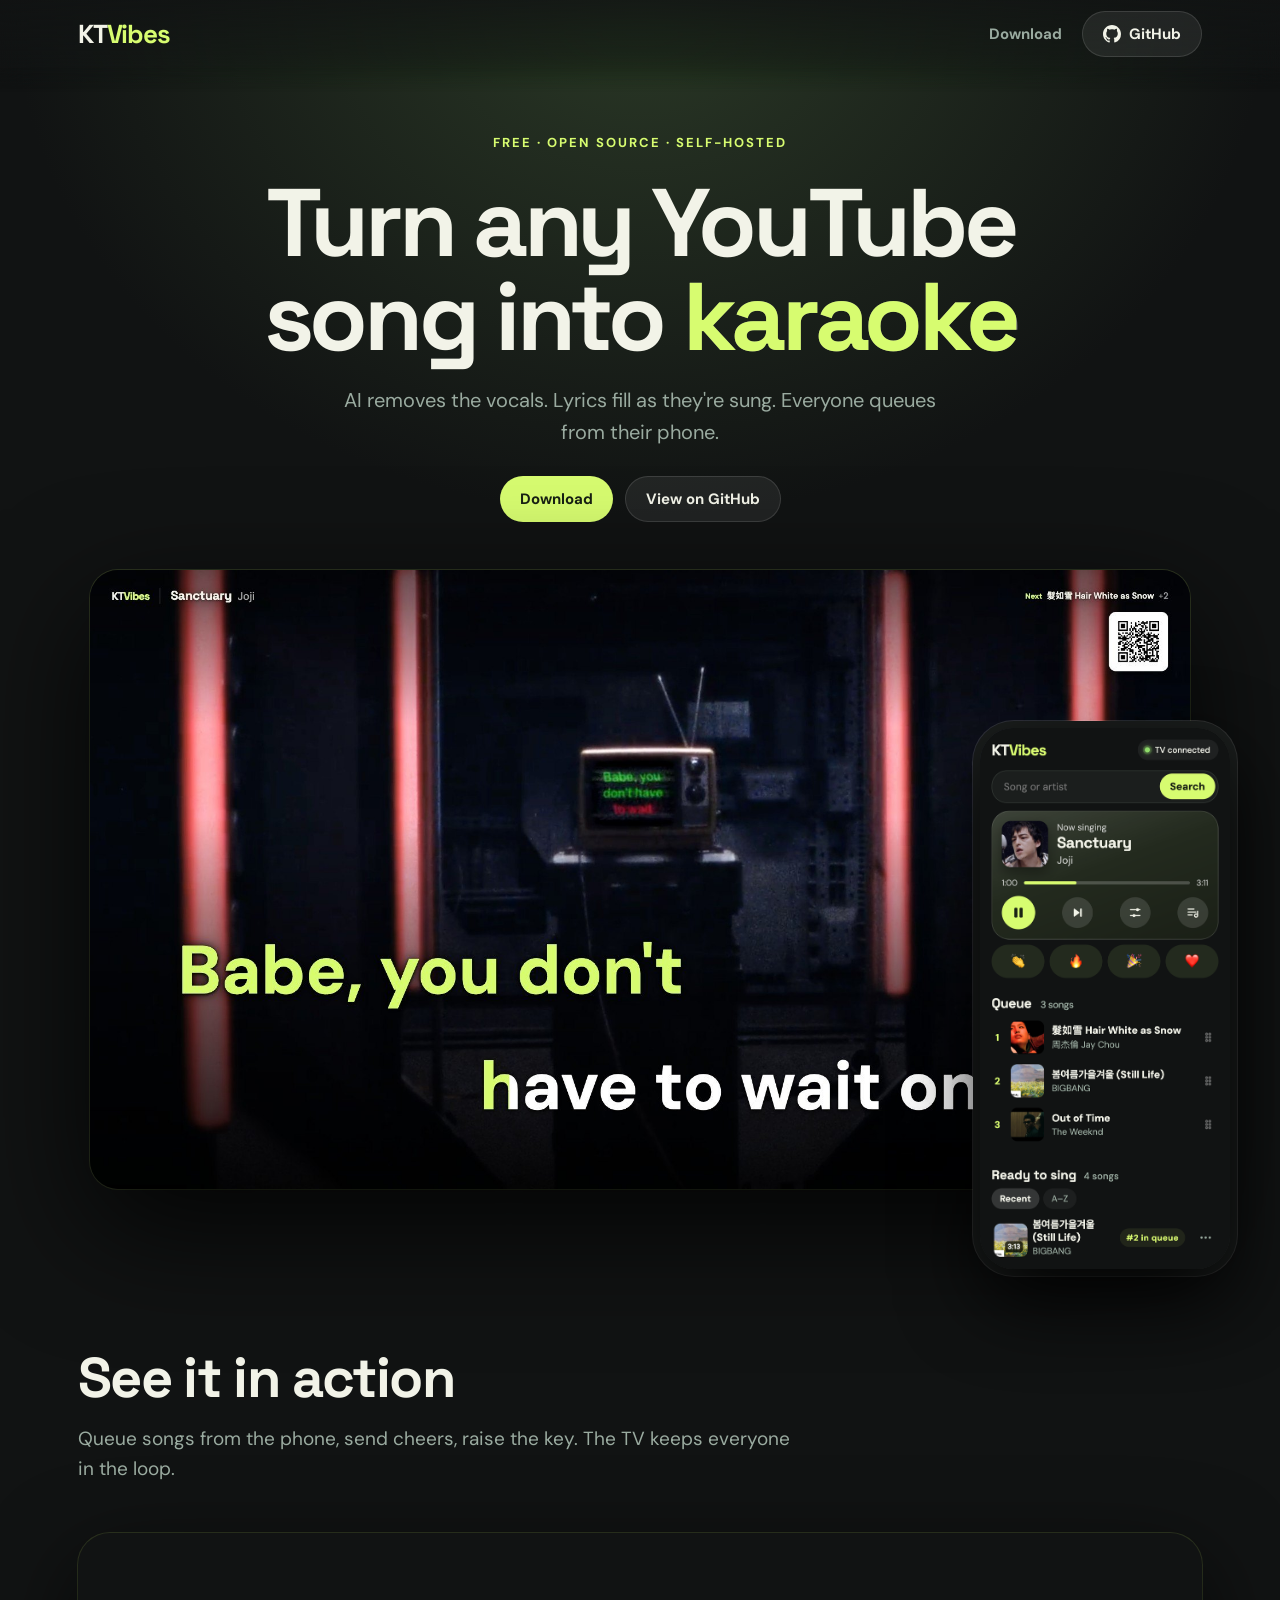
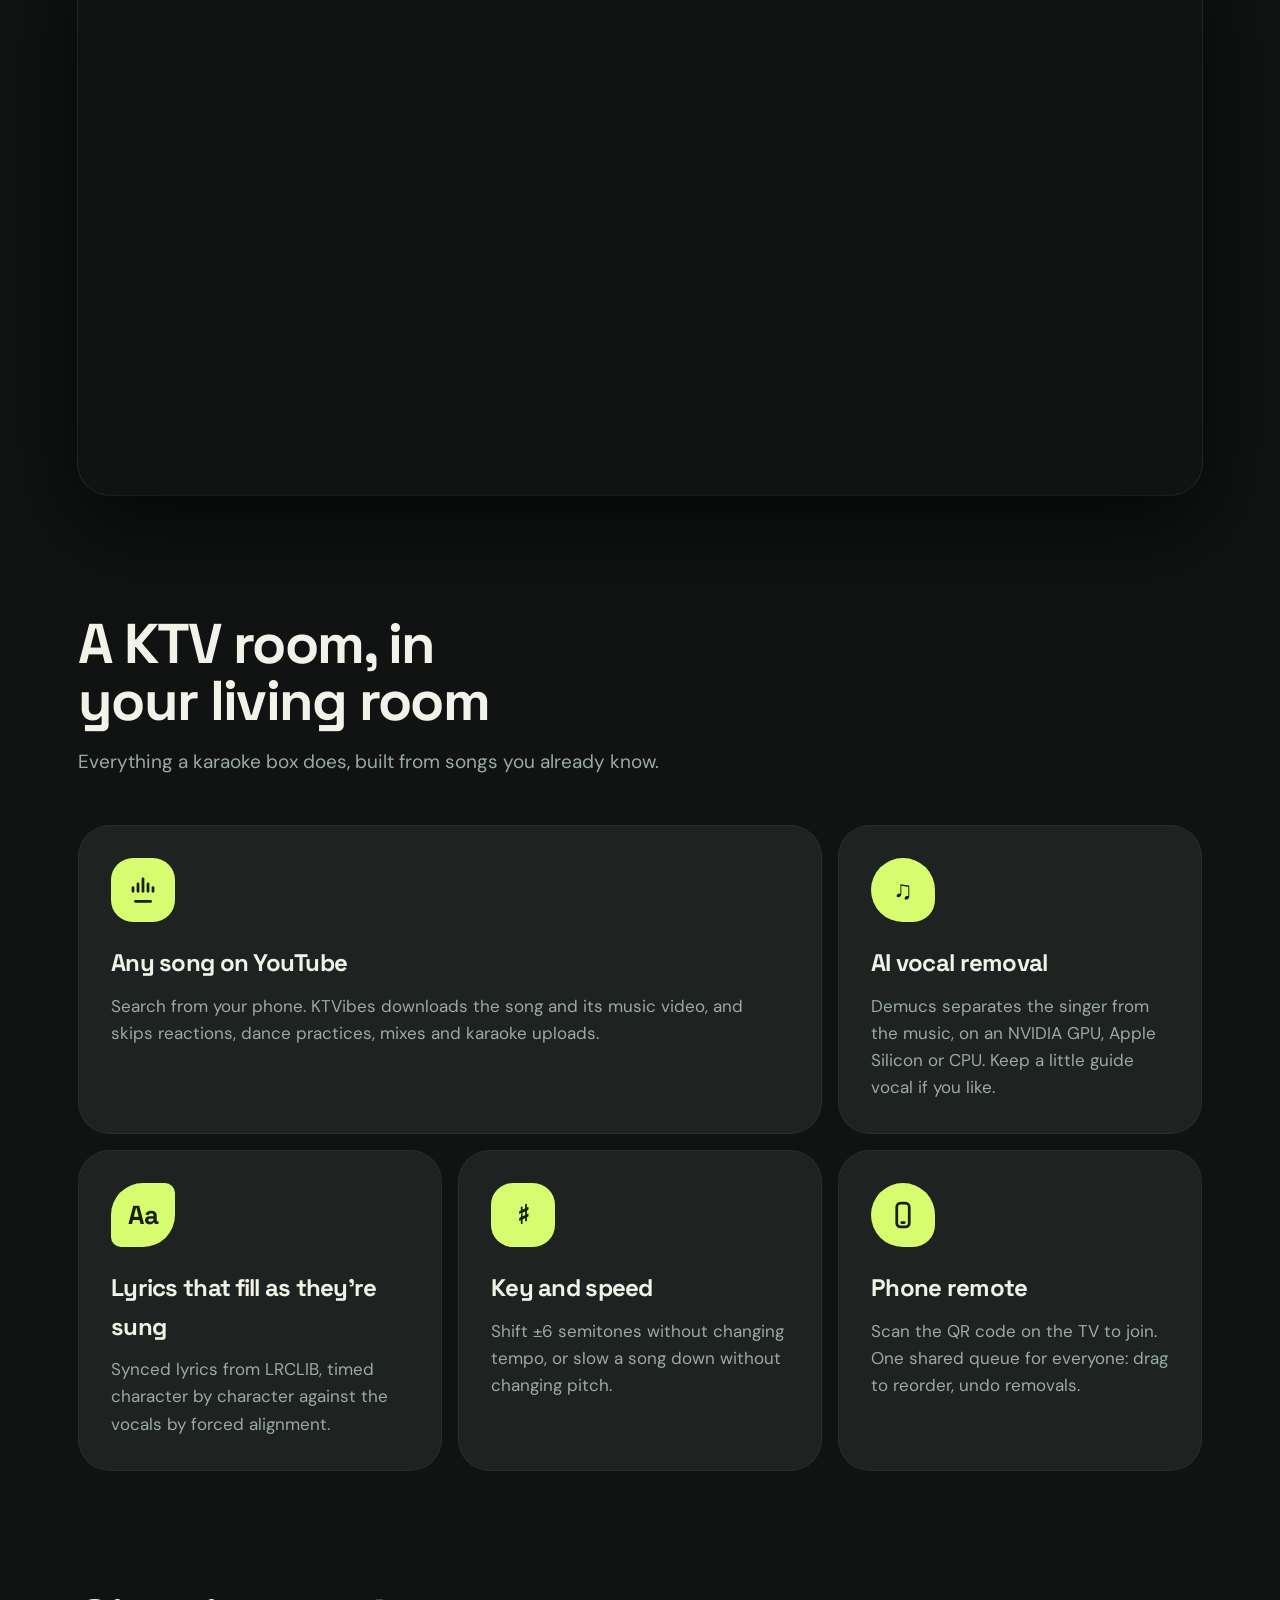
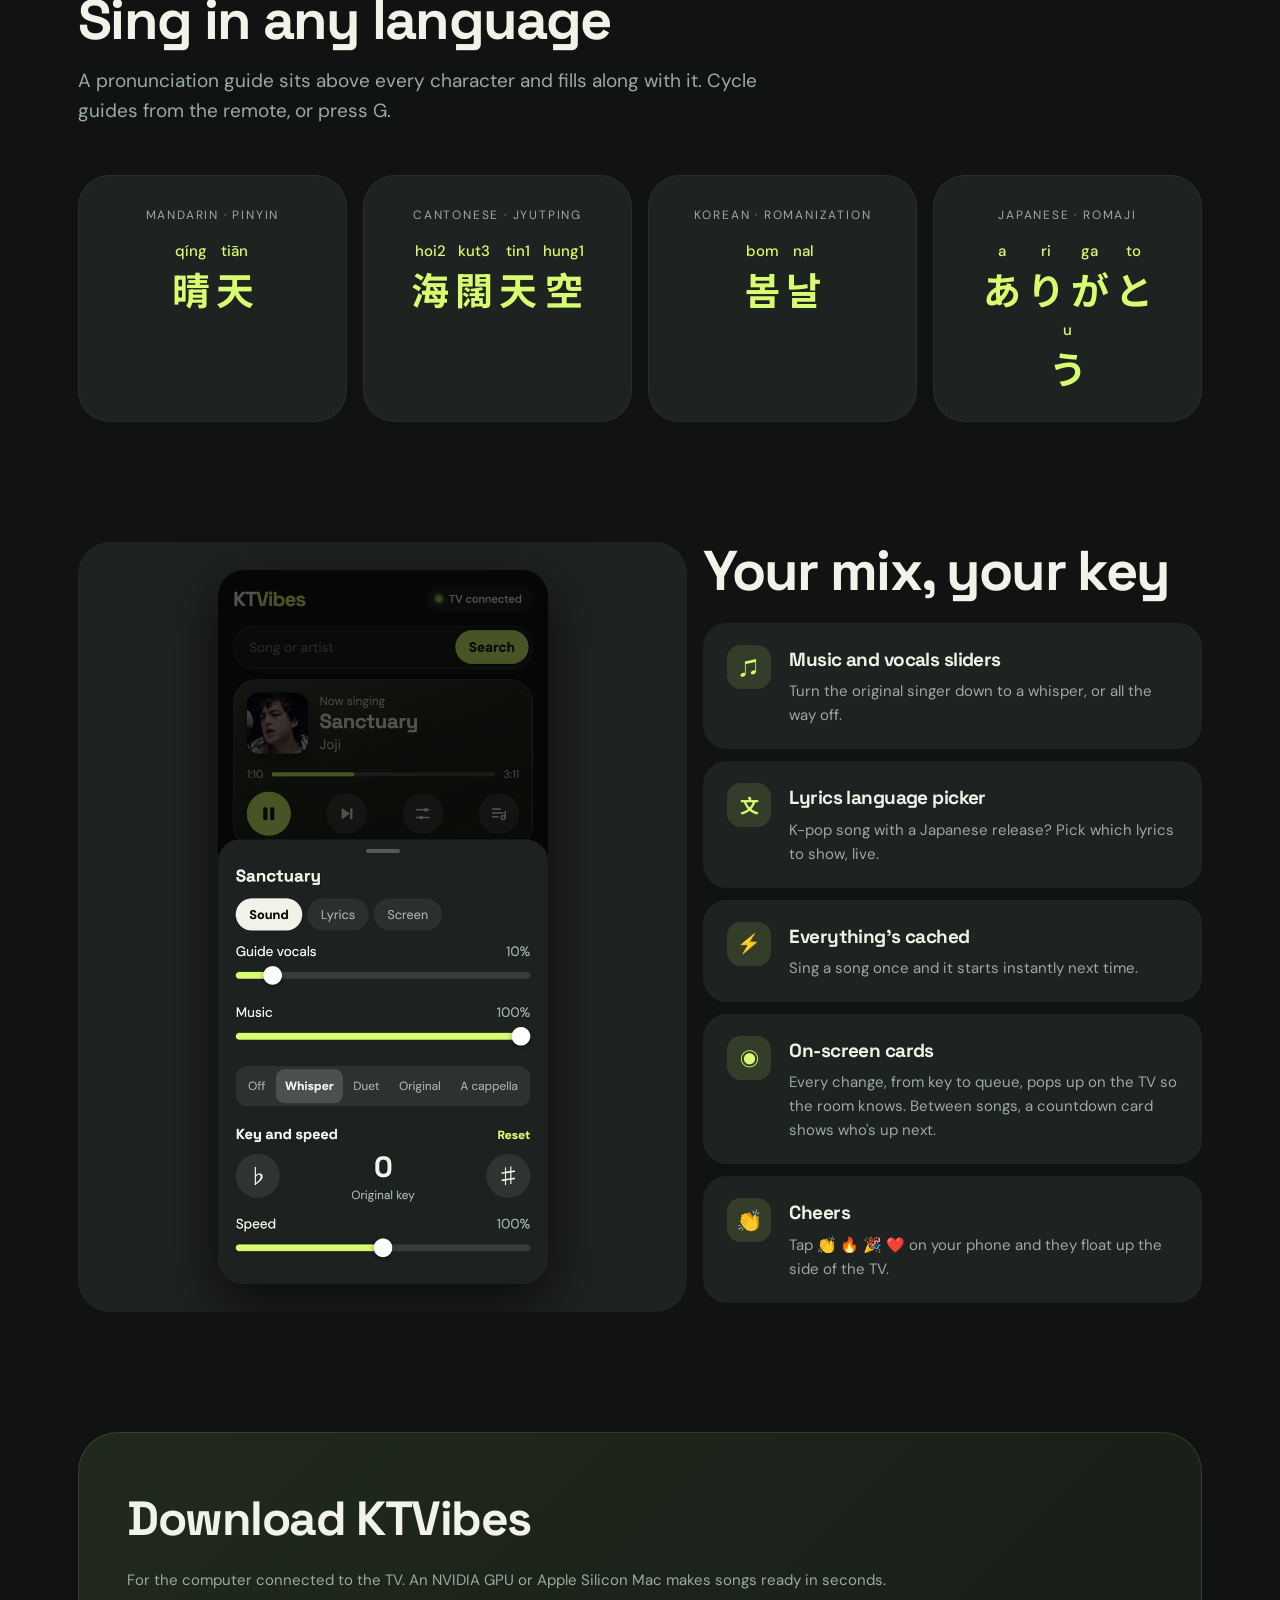
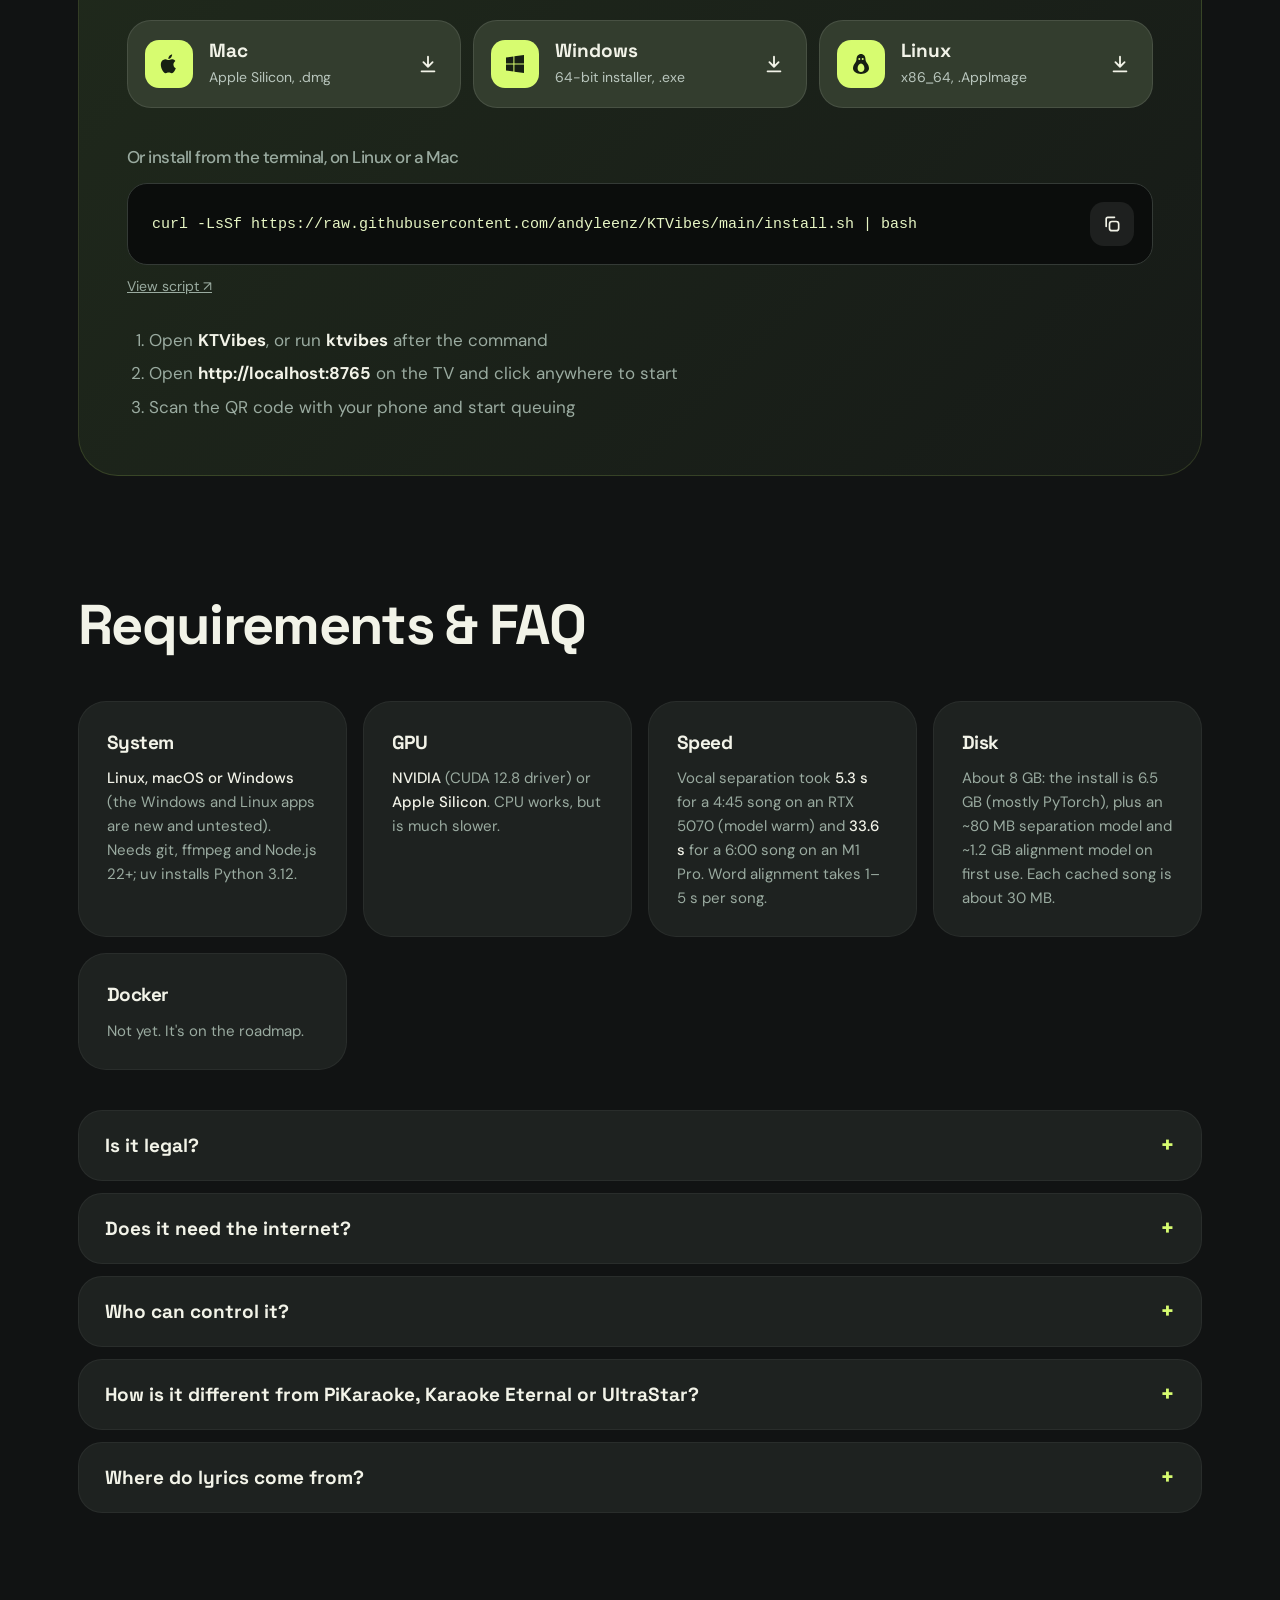
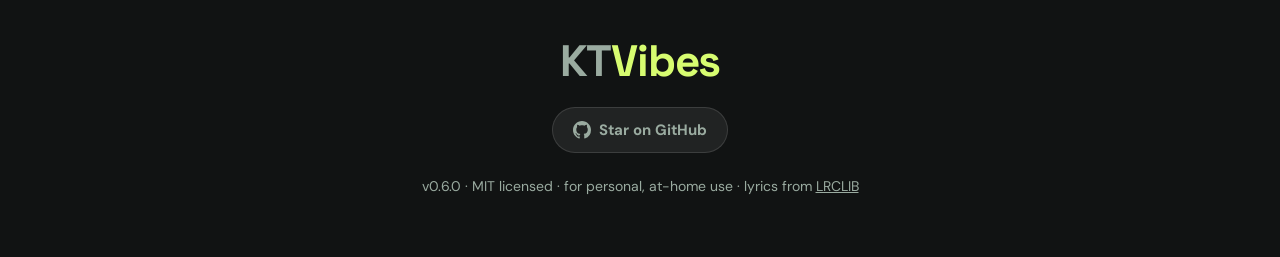
<file: docs/index.html>
<!doctype html>
<html lang="en">
<head>
<meta charset="utf-8">
<meta name="viewport" content="width=device-width,initial-scale=1">
<title>KTVibes · Self-hosted karaoke from any YouTube song</title>
<meta name="description" content="Free, open-source home karaoke. Turn any YouTube song into karaoke with AI vocal removal, KTV-style synced lyrics, pinyin, jyutping, romaji and Hangul guides, key and speed control, and a phone remote.">
<link rel="canonical" href="https://andyleenz.github.io/KTVibes/">
<meta property="og:type" content="website">
<meta property="og:title" content="KTVibes · Turn any YouTube song into karaoke at home">
<meta property="og:description" content="AI vocal removal, KTV-style lyrics, pronunciation guides for Chinese, Cantonese, Korean and Japanese, and a phone remote. Self-hosted and open source.">
<meta property="og:url" content="https://andyleenz.github.io/KTVibes/">
<meta property="og:image" content="https://andyleenz.github.io/KTVibes/social.jpg">
<meta property="og:image:width" content="1280">
<meta property="og:image:height" content="640">
<meta property="og:image:alt" content="KTVibes: a TV showing karaoke lyrics filling as they're sung, beside the phone remote">
<meta name="twitter:card" content="summary_large_image">
<meta name="theme-color" content="#111313">
<link rel="icon" href="favicon-48.png" sizes="48x48" type="image/png">
<link rel="icon" href="favicon-32.png" sizes="32x32" type="image/png">
<link rel="apple-touch-icon" href="apple-touch-icon.png">
<script type="application/ld+json">{"@context":"https://schema.org","@type":"SoftwareApplication","name":"KTVibes","applicationCategory":"MultimediaApplication","operatingSystem":"Linux, macOS, Windows","offers":{"@type":"Offer","price":"0","priceCurrency":"USD"},"image":"https://andyleenz.github.io/KTVibes/icon-512.png","screenshot":"https://andyleenz.github.io/KTVibes/tv-hero.jpg","url":"https://andyleenz.github.io/KTVibes/","codeRepository":"https://github.com/andyleenz/KTVibes","license":"https://opensource.org/licenses/MIT"}</script>
<link rel="preconnect" href="https://fonts.googleapis.com"><link rel="preconnect" href="https://fonts.gstatic.com" crossorigin>
<link href="https://fonts.googleapis.com/css2?family=DM+Sans:wght@400;500;700&family=Space+Grotesk:wght@500;700&display=swap" rel="stylesheet">
<!-- CJK fonts are huge; text= subsets them to just the glyphs on this page. -->
<link href="https://fonts.googleapis.com/css2?family=Noto+Sans+KR:wght@700&family=Noto+Sans+TC:wght@700&family=Noto+Sans+JP:wght@700&display=swap&text=%E6%99%B4%E5%A4%A9%E6%B5%B7%E9%97%8A%E7%A9%BA%E6%96%87%EB%B4%84%EB%82%A0%E3%81%82%E3%82%8A%E3%81%8C%E3%81%A8%E3%81%86" rel="stylesheet">
<script>document.documentElement.classList.add('js')</script>
<style>
:root{--bg:#111313;--surface:#1e2220;--surface2:#272d2a;--line:#343a36;--ink:#f2f3e8;--muted:#9aaba0;--lime:#d7fc70;--on-lime:#172013;
 --spring:cubic-bezier(.34,1.56,.64,1);--spring-soft:cubic-bezier(.38,1.21,.22,1);--emph:cubic-bezier(.2,0,0,1)}
*{box-sizing:border-box}html{scroll-behavior:smooth}
body{margin:0;background:var(--bg);color:var(--ink);font:400 17px/1.6 'DM Sans',sans-serif;-webkit-font-smoothing:antialiased;overflow-x:hidden}
a{color:inherit}
h1,h2,h3{font-family:'Space Grotesk',sans-serif;letter-spacing:-.03em;margin:0}h1,h2{text-wrap:balance}
.wrap{max-width:1180px;margin:auto;padding:0 28px}

/* Top bar */
/* Floats over the hero glow; blur and tint fade out at the bottom edge instead of a hard line. */
nav{position:fixed;top:0;left:0;right:0;z-index:10;padding-bottom:24px;backdrop-filter:blur(14px) saturate(1.4);-webkit-backdrop-filter:blur(14px) saturate(1.4);
 background:linear-gradient(#111313d0,#11131380 60%,#11131300);mask-image:linear-gradient(#000 74%,transparent);-webkit-mask-image:linear-gradient(#000 74%,transparent)}
nav .wrap{display:flex;align-items:center;justify-content:space-between;height:68px}
.brand{font:700 26px 'Space Grotesk',sans-serif;letter-spacing:-1.2px;text-decoration:none}.brand span{color:var(--lime)}
.pill{display:inline-flex;align-items:center;gap:8px;padding:10px 20px;border-radius:999px;text-decoration:none;font-weight:700;font-size:15px;
 transition:border-radius .35s var(--spring),transform .35s var(--spring),background .2s}
.pill:active{border-radius:12px;transform:scale(.96)}
.pill.primary{background:var(--lime);color:var(--on-lime)}.pill.primary:hover{border-radius:14px}
/* Only the primary pill morphs; secondary ones just tint. */
.pill.tonal{background:#ffffff12;border:1px solid #ffffff1f}.pill.tonal:hover{background:#ffffff1c}
.pill svg{width:18px;height:18px;fill:currentColor}
.navlinks{display:flex;align-items:center;gap:6px}.navlink{padding:10px 14px;text-decoration:none;font-weight:700;font-size:15px;color:var(--muted);transition:color .2s}.navlink:hover{color:var(--ink)}
/* Keyboard users need to see where they are. */
.pill:focus-visible,.navlink:focus-visible,.dl:focus-visible,.copy:focus-visible,summary:focus-visible,.script:focus-visible{outline:2px solid var(--lime);outline-offset:3px}

/* Hero */
.hero{position:relative;padding:128px 0 40px;text-align:center;background:radial-gradient(ellipse 70% 60% at 50% 0%,#2a3826 0%,transparent 70%)}
.eyebrow{display:inline-block;font-size:13px;font-weight:700;letter-spacing:2px;color:var(--lime);text-transform:uppercase;margin-bottom:22px}
.hero h1{font-size:clamp(46px,8vw,96px);line-height:.98;letter-spacing:-.045em;max-width:980px;margin:auto}
/* The headline's last word fills like a KTV lyric. */
.wipe{position:relative;display:inline-block;color:#ffffff70}
.wipe::after{content:attr(data-text);position:absolute;inset:0;color:var(--lime);clip-path:inset(0 100% 0 0);animation:wipe 1.6s .6s var(--emph) forwards}
/* Plays once and stays filled, so the headline never ends half-faded. */
@keyframes wipe{to{clip-path:inset(0 0 0 0)}}
.hero p.lead{font-size:20px;color:var(--muted);max-width:640px;margin:20px auto 28px}
.cta{display:flex;gap:12px;justify-content:center;flex-wrap:wrap}
.stage{position:relative;margin:48px auto 0;max-width:1100px}
.stage .tv{width:100%;height:auto;border-radius:28px;display:block;box-shadow:0 40px 120px #000c,0 0 0 1px #d7fc7026}
.stage .phone{position:absolute;right:-40px;bottom:-80px;width:min(26%,250px);height:auto;border-radius:34px;box-shadow:0 30px 80px #000e,0 0 0 7px #1b1e1d,0 0 0 8px #ffffff26;
 animation:float 6s ease-in-out infinite}
@keyframes float{50%{transform:translateY(-8px) rotate(-1deg)}}
/* On phones the overlay would hide the TV's "Up next" and be tiny; stack it below instead. */
@media(max-width:700px){.stage .phone{position:static;display:block;width:45%;margin:32px auto 0;animation:none}}

/* Sections */
section{padding:120px 0 0}
.section-head{max-width:720px;margin-bottom:48px}
.section-head h2{font-size:clamp(34px,5vw,56px);line-height:1.02}
.section-head p{color:var(--muted);font-size:19px;margin:18px 0 0}

/* Feature cards: shapes morph on hover, springs on reveal. */
.grid{display:grid;grid-template-columns:repeat(auto-fit,minmax(300px,1fr));gap:16px}
.card{position:relative;padding:32px;border-radius:32px;background:var(--surface);border:1px solid #ffffff0d;overflow:hidden;
 transition:border-radius .5s var(--spring),transform .5s var(--spring),background .3s}
.card:hover{border-radius:56px 18px 56px 18px;transform:translateY(-4px);background:var(--surface2)}
.card.big{grid-column:span 2}@media(max-width:700px){.card.big{grid-column:auto}}
.card h3{font-size:24px;margin:22px 0 10px}.card p{margin:0;color:var(--muted)}
.icon{display:grid;place-items:center;width:64px;height:64px;background:var(--lime);color:var(--on-lime);font:700 26px 'Space Grotesk',sans-serif;
 border-radius:22px;transition:border-radius .6s var(--spring),transform .6s var(--spring)}
.card:hover .icon{border-radius:50%;transform:rotate(-6deg) scale(1.08)}
.card:nth-child(3n+2) .icon{border-radius:50% 50% 22px 50%}.card:nth-child(3n) .icon{border-radius:32px 10px}
.icon svg{width:30px;height:30px;fill:none;stroke:currentColor;stroke-width:2.2;stroke-linecap:round;stroke-linejoin:round}

/* Pronunciation guide demo: one line, guides swap with a spring. */
.guides{display:grid;grid-template-columns:repeat(auto-fit,minmax(250px,1fr));gap:16px}
.lang{padding:30px 28px 26px;border-radius:32px;background:var(--surface);border:1px solid #ffffff0d;text-align:center;transition:background .3s}
.lang:hover{background:var(--surface2)}
.lang small{display:block;font-size:12px;letter-spacing:1.8px;text-transform:uppercase;color:var(--muted);margin-bottom:18px}
.ruby{display:flex;justify-content:center;gap:6px;flex-wrap:wrap}
.ruby span{display:flex;flex-direction:column;align-items:center;line-height:1.1}
.ruby i{font-style:normal;font-size:15px;color:var(--lime);font-weight:500;min-height:18px}
.ruby b{font:700 38px 'Noto Sans TC','Noto Sans KR','Noto Sans JP',sans-serif;color:#ffffff66;background:linear-gradient(90deg,var(--lime) 50%,#ffffff66 50%) 100% 0/200% 100% no-repeat;-webkit-background-clip:text;background-clip:text;color:transparent}
.lang.on .ruby b{animation:fill 1s var(--emph) forwards;animation-delay:calc(var(--i) * .22s)}
@keyframes fill{to{background-position:0 0}}

/* Controls strip */
.controls{display:grid;grid-template-columns:1.1fr .9fr;gap:16px;align-items:stretch}@media(max-width:860px){.controls{grid-template-columns:1fr}}
.shot{border-radius:32px;overflow:hidden;background:var(--surface);display:grid;place-items:center;padding:28px}
.shot img{width:100%;height:auto;max-width:330px;border-radius:26px;box-shadow:0 20px 60px #000a}
.list{display:grid;gap:12px;align-content:start}
.row{display:flex;gap:18px;align-items:flex-start;padding:22px 24px;border-radius:24px;background:var(--surface);transition:background .3s}
.row:hover{background:var(--surface2)}
.row b{flex:none;display:grid;place-items:center;width:44px;height:44px;border-radius:14px;background:#d7fc701f;color:var(--lime);font:700 19px 'Space Grotesk','Noto Sans TC',sans-serif}.row b svg{width:22px;height:22px;fill:none;stroke:currentColor;stroke-width:2.2;stroke-linecap:round;stroke-linejoin:round}
.row h3{font-size:19px}.row p{margin:4px 0 0;color:var(--muted);font-size:15px}

/* Install */
.install{border-radius:40px;background:linear-gradient(135deg,#202a1c,#161a17);padding:48px;border:1px solid #d7fc7022}
#install{scroll-margin-top:90px}
@media(max-width:600px){.install{padding:28px 20px;border-radius:28px}}
/* Downloads: an app for each platform; the command installs from source. */
.downloads{display:grid;grid-template-columns:repeat(3,minmax(0,1fr));gap:12px}@media(max-width:960px){.downloads{grid-template-columns:minmax(0,1fr)}}
.dl{display:flex;align-items:center;gap:16px;padding:18px 22px 18px 18px;border-radius:24px;background:#333d2e;box-shadow:inset 0 0 0 1px #ffffff1a;text-decoration:none;color:var(--ink);transition:background .3s,border-radius .4s var(--spring),transform .3s var(--spring)}
.dl:hover{background:#3d4937;border-radius:18px}.dl:active{transform:scale(.98)}
.dl .os{flex:none;display:grid;place-items:center;width:48px;height:48px;border-radius:14px;background:var(--lime);color:var(--on-lime)}.dl .os svg{width:24px;height:24px;fill:currentColor}
.dl strong{display:block;font:700 19px 'Space Grotesk',sans-serif}.dl small{color:#b9c6bd;font-size:14px}
.dl .arrow{flex:none;margin-left:auto;width:22px;height:22px;fill:none;stroke:var(--ink);stroke-width:2;stroke-linecap:round;stroke-linejoin:round}
.install h3.linux{margin:36px 0 12px;font-size:17px;color:var(--muted);font-weight:500;font-family:'DM Sans',sans-serif}
.cmd{display:flex;align-items:center;gap:12px;background:#0b0d0c;border:1px solid var(--line);border-radius:20px;padding:18px 18px 18px 24px;font:500 15px ui-monospace,'JetBrains Mono',monospace;overflow:hidden}
/* Only the command scrolls, so the copy button never leaves the screen. */
.cmd code{flex:1;min-width:0;overflow-x:auto;white-space:nowrap;color:#e6f5c4;user-select:all;padding:4px 0}
.script{display:inline-block;margin-top:10px;font-size:14px;color:var(--muted)}.script:hover{color:var(--ink)}
.copy{flex:none;border:0;cursor:pointer;width:44px;height:44px;border-radius:14px;background:#ffffff14;color:var(--ink);display:grid;place-items:center;transition:border-radius .4s var(--spring),background .2s,transform .3s var(--spring)}
.copy:hover{border-radius:50%}.copy.done{background:var(--lime);color:var(--on-lime);transform:scale(1.1) rotate(-8deg)}
.copy svg{width:20px;height:20px;fill:none;stroke:currentColor;stroke-width:2;stroke-linecap:round;stroke-linejoin:round}
.install p{color:var(--muted);margin:18px 0 0;font-size:15px}
.install ol{margin:28px 0 0;padding-left:22px;color:var(--muted)}.install li{margin:6px 0}.install li b{color:var(--ink)}

footer{padding:120px 24px 60px;text-align:center;color:var(--muted);font-size:14px}
footer .brand{font-size:44px;display:block;margin-bottom:18px}footer .pill{margin:0 0 22px}

/* Requirements and FAQ */
.reqs{display:grid;grid-template-columns:repeat(auto-fit,minmax(260px,1fr));gap:16px;margin-bottom:40px}
.req{padding:26px 28px;border-radius:28px;background:var(--surface);border:1px solid #ffffff0d}
.req h3{font-size:19px;margin-bottom:8px}.req p{margin:0;color:var(--muted);font-size:15px}.req b{color:var(--ink);font-weight:500}
.faq{display:grid;gap:12px}
.faq details{border-radius:24px;background:var(--surface);border:1px solid #ffffff0d;transition:background .3s}.faq details[open]{background:var(--surface2)}
.faq summary{cursor:pointer;list-style:none;padding:22px 26px;font:700 19px 'Space Grotesk',sans-serif;display:flex;justify-content:space-between;gap:16px;border-radius:24px}
.faq summary::-webkit-details-marker{display:none}
.faq summary::after{content:'+';color:var(--lime);font-size:24px;line-height:1;transition:transform .4s var(--spring)}.faq details[open] summary::after{transform:rotate(45deg)}
.faq details p{margin:0;padding:0 26px 22px;color:var(--muted);font-size:15px}
/* A small spring as the answer opens. */
.faq details[open] p{animation:open .5s var(--spring)}
@keyframes open{from{opacity:0;transform:translateY(-8px) scale(.98)}}

/* Scroll reveal: elements spring up into place. */
/* Hidden only once JS is known to run, so content still shows if the script fails. */
.js .reveal{opacity:0;transform:translateY(40px) scale(.97);transition:opacity .6s var(--emph),transform .6s var(--spring-soft);transition-delay:calc(var(--d,0) * 50ms)}
.js .reveal.in{opacity:1;transform:none}
@media(prefers-reduced-motion:reduce){*,*::before,*::after{animation:none!important;transition:none!important}.js .reveal{opacity:1;transform:none}.wipe::after{clip-path:none}.ruby b{background-position:0 0}}
.demo{display:block;width:100%;height:auto;border-radius:32px;box-shadow:0 30px 90px #000a,0 0 0 1px #d7fc7026}
</style>
</head>
<body>
<nav><div class="wrap"><a class="brand" href="./">KT<span>Vibes</span></a>
 <div class="navlinks"><a class="navlink" href="#install">Download</a><a class="pill tonal" href="https://github.com/andyleenz/KTVibes"><svg viewBox="0 0 16 16"><path d="M8 0C3.58 0 0 3.58 0 8c0 3.54 2.29 6.53 5.47 7.59.4.07.55-.17.55-.38 0-.19-.01-.82-.01-1.49-2.01.37-2.53-.49-2.69-.94-.09-.23-.48-.94-.82-1.13-.28-.15-.68-.52-.01-.53.63-.01 1.08.58 1.23.82.72 1.21 1.87.87 2.33.66.07-.52.28-.87.51-1.07-1.78-.2-3.64-.89-3.64-3.95 0-.87.31-1.59.82-2.15-.08-.2-.36-1.02.08-2.12 0 0 .67-.21 2.2.82.64-.18 1.32-.27 2-.27.68 0 1.36.09 2 .27 1.53-1.04 2.2-.82 2.2-.82.44 1.1.16 1.92.08 2.12.51.56.82 1.27.82 2.15 0 3.07-1.87 3.75-3.65 3.95.29.25.54.73.54 1.48 0 1.07-.01 1.93-.01 2.2 0 .21.15.46.55.38A8.013 8.013 0 0016 8c0-4.42-3.58-8-8-8z"/></svg>GitHub</a></div></div></nav>

<header class="hero"><div class="wrap">
 <span class="eyebrow reveal">Free · open source · self-hosted</span>
 <h1 class="reveal" style="--d:1">Turn any YouTube song into <span class="wipe" data-text="karaoke">karaoke</span></h1>
 <p class="lead reveal" style="--d:2">AI removes the vocals. Lyrics fill as they're sung. Everyone queues from their phone.</p>
 <div class="cta reveal" style="--d:3"><a class="pill primary" href="#install">Download</a><a class="pill tonal" href="https://github.com/andyleenz/KTVibes">View on GitHub</a></div>
 <div class="stage reveal" style="--d:4">
  <img class="tv" src="tv-hero.jpg" alt="KTVibes on a TV: Joji's Sanctuary with lyrics filling word by word" width="1920" height="1080">
  <img class="phone" src="remote-queue.png" alt="KTVibes phone remote showing the queue" width="585" height="1266" loading="lazy">
 </div>
</div></header>

<section id="demo"><div class="wrap">
 <div class="section-head reveal"><h2>See it in action</h2><p>Queue songs from the phone, send cheers, raise the key. The TV keeps everyone in the loop.</p></div>
 <video class="demo reveal" src="demo.mp4" autoplay muted loop playsinline preload="metadata" width="1920" height="1080" aria-label="Demo: queuing songs from the phone, sending cheers and raising the key while the TV plays, then the up-next card and pinyin lyrics (music video blurred)"></video>
</div></section>

<section><div class="wrap">
 <div class="section-head reveal"><h2>A KTV room, in your living room</h2><p>Everything a karaoke box does, built from songs you already know.</p></div>
 <div class="grid">
  <div class="card big reveal"><div class="icon"><svg viewBox="0 0 24 24"><path d="M12 3v10"/><path d="M8 7v6M16 7v6M4 10v3M20 10v3"/><path d="M6 21h12"/></svg></div><h3>Any song on YouTube</h3><p>Search from your phone. KTVibes downloads the song and its music video, and skips reactions, dance practices, mixes and karaoke uploads.</p></div>
  <div class="card reveal" style="--d:1"><div class="icon">♫</div><h3>AI vocal removal</h3><p>Demucs separates the singer from the music, on an NVIDIA GPU, Apple Silicon or CPU. Keep a little guide vocal if you like.</p></div>
  <div class="card reveal" style="--d:2"><div class="icon">Aa</div><h3>Lyrics that fill as they're sung</h3><p>Synced lyrics from LRCLIB, timed character by character against the vocals by forced alignment.</p></div>
  <div class="card reveal" style="--d:3"><div class="icon">♯</div><h3>Key and speed</h3><p>Shift ±6 semitones without changing tempo, or slow a song down without changing pitch.</p></div>
  <div class="card reveal" style="--d:4"><div class="icon"><svg viewBox="0 0 24 24"><rect x="7" y="2.5" width="10" height="19" rx="3"/><path d="M11 18h2"/></svg></div><h3>Phone remote</h3><p>Scan the QR code on the TV to join. One shared queue for everyone: drag to reorder, undo removals.</p></div>
 </div>
</div></section>

<section id="languages"><div class="wrap">
 <div class="section-head reveal"><h2>Sing in any language</h2><p>A pronunciation guide sits above every character and fills along with it. Cycle guides from the remote, or press G.</p></div>
 <div class="guides">
  <div class="lang reveal"><small>Mandarin · pinyin</small><div class="ruby"><span style="--i:0"><i>qíng</i><b>晴</b></span><span style="--i:1"><i>tiān</i><b>天</b></span></div></div>
  <div class="lang reveal" style="--d:1"><small>Cantonese · jyutping</small><div class="ruby"><span style="--i:0"><i>hoi2</i><b>海</b></span><span style="--i:1"><i>kut3</i><b>闊</b></span><span style="--i:2"><i>tin1</i><b>天</b></span><span style="--i:3"><i>hung1</i><b>空</b></span></div></div>
  <div class="lang reveal" style="--d:2"><small>Korean · romanization</small><div class="ruby"><span style="--i:0"><i>bom</i><b>봄</b></span><span style="--i:1"><i>nal</i><b>날</b></span></div></div>
  <div class="lang reveal" style="--d:3"><small>Japanese · romaji</small><div class="ruby"><span style="--i:0"><i>a</i><b>あ</b></span><span style="--i:1"><i>ri</i><b>り</b></span><span style="--i:2"><i>ga</i><b>が</b></span><span style="--i:3"><i>to</i><b>と</b></span><span style="--i:4"><i>u</i><b>う</b></span></div></div>
 </div>
</div></section>

<section><div class="wrap controls">
 <div class="shot reveal"><img src="remote-controls.png" alt="Remote settings: guide vocals, music, key and speed" width="585" height="1266" loading="lazy"></div>
 <div class="list">
  <div class="section-head reveal" style="margin-bottom:12px"><h2>Your mix, your key</h2></div>
  <div class="row reveal" style="--d:1"><b aria-hidden="true">♫</b><div><h3>Music and vocals sliders</h3><p>Turn the original singer down to a whisper, or all the way off.</p></div></div>
  <div class="row reveal" style="--d:2"><b aria-hidden="true">文</b><div><h3>Lyrics language picker</h3><p>K-pop song with a Japanese release? Pick which lyrics to show, live.</p></div></div>
  <div class="row reveal" style="--d:3"><b aria-hidden="true">⚡</b><div><h3>Everything's cached</h3><p>Sing a song once and it starts instantly next time.</p></div></div>
  <div class="row reveal" style="--d:4"><b aria-hidden="true">◉</b><div><h3>On-screen cards</h3><p>Every change, from key to queue, pops up on the TV so the room knows. Between songs, a countdown card shows who's up next.</p></div></div>
  <div class="row reveal" style="--d:5"><b aria-hidden="true">👏</b><div><h3>Cheers</h3><p>Tap 👏 🔥 🎉 ❤️ on your phone and they float up the side of the TV.</p></div></div>
 </div>
</div></section>

<section id="install"><div class="wrap">
 <div class="install reveal">
  <h2 style="font-size:clamp(32px,4.5vw,48px)">Download KTVibes</h2>
  <p style="margin:10px 0 28px">For the computer connected to the TV. An NVIDIA GPU or Apple Silicon Mac makes songs ready in seconds.</p>
  <div class="downloads"><a class="dl" href="https://github.com/andyleenz/KTVibes/releases/latest/download/KTVibes-AppleSilicon.dmg"><b class="os"><svg viewBox="0 0 24 24"><path d="M16.4 12.6c0-2.4 2-3.5 2-3.6-1.1-1.6-2.8-1.8-3.4-1.8-1.4-.1-2.8.9-3.5.9s-1.9-.9-3.1-.8c-1.6 0-3 .9-3.8 2.3-1.6 2.8-.4 7 1.2 9.3.8 1.1 1.7 2.4 2.9 2.3 1.2 0 1.6-.7 3-.7s1.8.7 3 .7c1.3 0 2.1-1.1 2.8-2.3.9-1.3 1.3-2.6 1.3-2.6s-2.4-.9-2.4-3.7zM14.1 5.6c.6-.8 1.1-1.9 1-3-.9 0-2.1.6-2.7 1.4-.6.7-1.1 1.8-1 2.9 1 .1 2.1-.5 2.7-1.3z"/></svg></b><span><strong>Mac</strong><small>Apple Silicon, .dmg</small></span><svg class="arrow" viewBox="0 0 24 24"><path d="M12 4v11m-5-5 5 5 5-5M5 20h14"/></svg></a><a class="dl" href="https://github.com/andyleenz/KTVibes/releases/latest/download/KTVibes-Setup-x64.exe"><b class="os"><svg viewBox="0 0 24 24"><path d="M3 5.5 10.4 4.5v7H3zM11.4 4.3 21 3v8.5h-9.6zM3 12.5h7.4v7L3 18.5zM11.4 12.5H21V21l-9.6-1.3z"/></svg></b><span><strong>Windows</strong><small>64-bit installer, .exe</small></span><svg class="arrow" viewBox="0 0 24 24"><path d="M12 4v11m-5-5 5 5 5-5M5 20h14"/></svg></a><a class="dl" href="https://github.com/andyleenz/KTVibes/releases/latest/download/KTVibes-x86_64.AppImage"><b class="os"><svg viewBox="0 0 24 24"><path fill-rule="evenodd" d="M12 2C9.2 2 7.5 4.3 7.5 7.3c0 1.4-.6 2.6-1.6 4C4.6 13 4 14.8 4 16.6 4 19.6 7.6 22 12 22s8-2.4 8-5.4c0-1.8-.6-3.6-1.9-5.3-1-1.4-1.6-2.6-1.6-4C16.5 4.3 14.8 2 12 2Zm0 9.5c-1.9 0-3.4 2.2-3.4 4.8 0 2.4 1.5 3.7 3.4 3.7s3.4-1.3 3.4-3.7c0-2.6-1.5-4.8-3.4-4.8ZM10.3 6a1 1 0 1 0 0 2 1 1 0 0 0 0-2Zm3.4 0a1 1 0 1 0 0 2 1 1 0 0 0 0-2Z"/></svg></b><span><strong>Linux</strong><small>x86_64, .AppImage</small></span><svg class="arrow" viewBox="0 0 24 24"><path d="M12 4v11m-5-5 5 5 5-5M5 20h14"/></svg></a></div>
  <h3 class="linux">Or install from the terminal, on Linux or a Mac</h3>
  <div class="cmd" id="cmdbox"><code id="cmd">curl -LsSf https://raw.githubusercontent.com/andyleenz/KTVibes/main/install.sh | bash</code>
   <button class="copy" id="copy" aria-label="Copy command"><svg viewBox="0 0 24 24"><rect x="9" y="9" width="11" height="11" rx="3"/><path d="M5 15V6a2 2 0 0 1 2-2h8"/></svg></button></div>
  <a class="script" id="script" href="https://github.com/andyleenz/KTVibes/blob/main/install.sh">View script ↗</a>
  <ol><li>Open <b>KTVibes</b>, or run <b>ktvibes</b> after the command</li><li>Open <b>http://localhost:8765</b> on the TV and click anywhere to start</li><li>Scan the QR code with your phone and start queuing</li></ol>
 </div>
</div></section>

<section id="faq"><div class="wrap">
 <div class="section-head reveal"><h2>Requirements &amp; FAQ</h2></div>
 <div class="reqs">
  <div class="req reveal"><h3>System</h3><p><b>Linux, macOS or Windows</b> (the Windows and Linux apps are new and untested). Needs git, ffmpeg and Node.js 22+; uv installs Python 3.12.</p></div>
  <div class="req reveal" style="--d:1"><h3>GPU</h3><p><b>NVIDIA</b> (CUDA 12.8 driver) or <b>Apple Silicon</b>. CPU works, but is much slower.</p></div>
  <div class="req reveal" style="--d:2"><h3>Speed</h3><p>Vocal separation took <b>5.3 s</b> for a 4:45 song on an RTX 5070 (model warm) and <b>33.6 s</b> for a 6:00 song on an M1 Pro. Word alignment takes 1–5 s per song.</p></div>
  <div class="req reveal" style="--d:3"><h3>Disk</h3><p>About 8 GB: the install is 6.5 GB (mostly PyTorch), plus an ~80 MB separation model and ~1.2 GB alignment model on first use. Each cached song is about 30 MB.</p></div>
  <div class="req reveal" style="--d:4"><h3>Docker</h3><p>Not yet. It's on the roadmap.</p></div>
 </div>
 <div class="faq reveal">
  <details><summary>Is it legal?</summary><p>KTVibes downloads from YouTube with yt-dlp to your own machine, for personal at-home use. Respect artists' rights and YouTube's terms where you live. It ships no music.</p></details>
  <details><summary>Does it need the internet?</summary><p>Yes, to search, download songs and fetch lyrics. Cached songs play from disk.</p></details>
  <details><summary>Who can control it?</summary><p>Anyone on the same local network who scans the QR code. It isn't meant to be exposed to the internet.</p></details>
  <details><summary>How is it different from PiKaraoke, Karaoke Eternal or UltraStar?</summary><p>AI vocal removal on any YouTube song, with an adjustable guide-vocal slider; a character-by-character KTV wipe timed to the vocals; and pinyin, jyutping, romaji and Hangul guides.</p></details>
  <details><summary>Where do lyrics come from?</summary><p>LRCLIB, a community-run lyrics database. Some songs have none. You can pick another language version from the remote.</p></details>
 </div>
</div></section>

<footer><a class="brand" href="https://github.com/andyleenz/KTVibes">KT<span>Vibes</span></a><a class="pill tonal" href="https://github.com/andyleenz/KTVibes"><svg viewBox="0 0 16 16"><path d="M8 0C3.58 0 0 3.58 0 8c0 3.54 2.29 6.53 5.47 7.59.4.07.55-.17.55-.38 0-.19-.01-.82-.01-1.49-2.01.37-2.53-.49-2.69-.94-.09-.23-.48-.94-.82-1.13-.28-.15-.68-.52-.01-.53.63-.01 1.08.58 1.23.82.72 1.21 1.87.87 2.33.66.07-.52.28-.87.51-1.07-1.78-.2-3.64-.89-3.64-3.95 0-.87.31-1.59.82-2.15-.08-.2-.36-1.02.08-2.12 0 0 .67-.21 2.2.82.64-.18 1.32-.27 2-.27.68 0 1.36.09 2 .27 1.53-1.04 2.2-.82 2.2-.82.44 1.1.16 1.92.08 2.12.51.56.82 1.27.82 2.15 0 3.07-1.87 3.75-3.65 3.95.29.25.54.73.54 1.48 0 1.07-.01 1.93-.01 2.2 0 .21.15.46.55.38A8.013 8.013 0 0016 8c0-4.42-3.58-8-8-8z"/></svg>Star on GitHub</a><br>v0.6.0 · MIT licensed · for personal, at-home use · lyrics from <a href="https://lrclib.net">LRCLIB</a></footer>

<script>
// Spring elements into view as they scroll in; language cards play their fill once, the first time they're seen.
const seen=new IntersectionObserver(entries=>{for(const e of entries){
 if(e.isIntersecting){e.target.classList.add('in');if(e.target.classList.contains('lang'))e.target.classList.add('on');seen.unobserve(e.target);}
}},{threshold:.2});
document.querySelectorAll('.reveal').forEach(el=>seen.observe(el));
const cmd=document.getElementById('cmd'),copy=document.getElementById('copy');
copy.onclick=async()=>{try{await navigator.clipboard.writeText(cmd.textContent);copy.classList.add('done');copy.setAttribute('aria-label','Copied');
 setTimeout(()=>{copy.classList.remove('done');copy.setAttribute('aria-label','Copy command');},1400);}
 // No clipboard (http, old browser): select the text so Ctrl+C works.
 catch{const r=document.createRange();r.selectNodeContents(cmd);const sel=getSelection();sel.removeAllRanges();sel.addRange(r);}};
</script>
</body>
</html>
</file>
